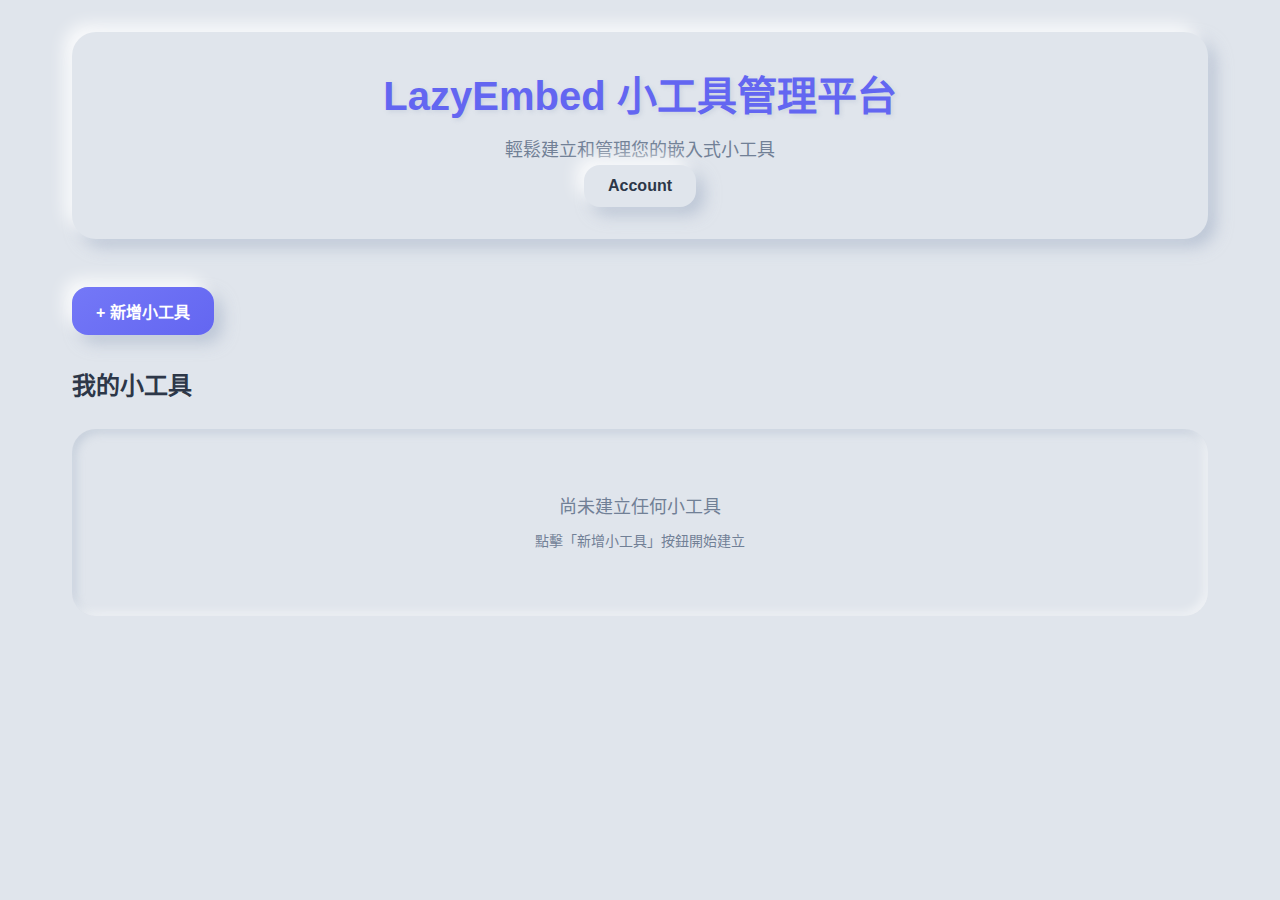
<file: index.html>
<!DOCTYPE html>
<html lang="zh-TW">
<head>
    <meta charset="UTF-8">
    <meta name="viewport" content="width=device-width, initial-scale=1.0">
    <title>LazyEmbed - 小工具管理平台</title>
    <link rel="stylesheet" href="css/style.css">
</head>
<body>
    <div class="container">
        <header>
            <h1>LazyEmbed 小工具管理平台</h1>
            <p class="subtitle">輕鬆建立和管理您的嵌入式小工具</p>
            <button id="accountBtn" class="btn btn-account">Account</button>
        </header>

        <main>
            <section class="actions">
                <button id="addWidgetBtn" class="btn btn-primary">+ 新增小工具</button>
            </section>

            <section class="widgets-list">
                <h2>我的小工具</h2>
                <div id="widgetGrid" class="widget-grid">
                    <!-- 小工具卡片會動態載入 -->
                </div>
                <div id="emptyState" class="empty-state">
                    <p>尚未建立任何小工具</p>
                    <p class="hint">點擊「新增小工具」按鈕開始建立</p>
                </div>
            </section>
        </main>
    </div>

    <!-- 新增/編輯小工具模態框 -->
    <div id="widgetModal" class="modal">
        <div class="modal-content">
            <div class="modal-header">
                <h2 id="modalTitle">新增小工具</h2>
                <button class="close-btn" id="closeModal">&times;</button>
            </div>
            <div class="modal-body">
                <form id="widgetForm">
                    <div class="form-group">
                        <label for="widgetName">小工具名稱 *</label>
                        <input type="text" id="widgetName" required placeholder="例：天氣查詢">
                    </div>

                    <div class="form-group">
                        <label for="widgetType">小工具類型 *</label>
                        <select id="widgetType" required>
                            <option value="">請選擇類型</option>
                            <option value="iframe">iFrame 嵌入</option>
                            <option value="script">JavaScript 腳本</option>
                            <option value="html">HTML 片段</option>
                            <option value="custom">自訂小工具</option>
                        </select>
                    </div>

                    <div class="form-group">
                        <label for="widgetDescription">描述</label>
                        <textarea id="widgetDescription" rows="3" placeholder="簡單描述這個小工具的功能..."></textarea>
                    </div>

                    <div class="form-group">
                        <label for="widgetCode">嵌入代碼 *</label>
                        <textarea id="widgetCode" rows="6" required placeholder="輸入嵌入代碼或 URL..."></textarea>
                    </div>

                    <div class="form-group">
                        <label for="widgetWidth">寬度</label>
                        <input type="text" id="widgetWidth" placeholder="例：100% 或 500px">
                    </div>

                    <div class="form-group">
                        <label for="widgetHeight">高度</label>
                        <input type="text" id="widgetHeight" placeholder="例：400px">
                    </div>

                    <div class="form-actions">
                        <button type="button" class="btn btn-secondary" id="cancelBtn">取消</button>
                        <button type="submit" class="btn btn-primary">儲存</button>
                    </div>
                </form>
            </div>
        </div>
    </div>

    <!-- 嵌入代碼模態框 -->
    <div id="embedModal" class="modal">
        <div class="modal-content">
            <div class="modal-header">
                <h2>嵌入代碼</h2>
                <button class="close-btn" id="closeEmbedModal">&times;</button>
            </div>
            <div class="modal-body">
                <p class="info-text">複製以下代碼並貼到您的網站中：</p>
                <div class="code-block">
                    <pre id="embedCode"></pre>
                    <button class="btn btn-copy" id="copyEmbedBtn">複製代碼</button>
                </div>
            </div>
        </div>
    </div>

    <!-- Transaction 表單模態框 -->
    <div id="transactionModal" class="modal">
        <div class="modal-content">
            <div class="modal-header">
                <h2>新增交易</h2>
                <button class="close-btn" id="closeTransactionModal">&times;</button>
            </div>
            <div class="modal-body">
                <form id="transactionForm">
                    <div class="form-group">
                        <label for="transactionNature">交易類型 *</label>
                        <select id="transactionNature" required>
                            <option value="expense">Expense (支出)</option>
                            <option value="income">Income (收入)</option>
                        </select>
                    </div>

                    <div class="form-group">
                        <label for="transactionAmount">金額 *</label>
                        <input type="number" id="transactionAmount" required placeholder="請輸入金額" step="0.01" min="0">
                    </div>

                    <div class="form-group">
                        <label for="transactionAccountId">Account ID *</label>
                        <input type="text" id="transactionAccountId" required placeholder="請輸入 Account ID">
                    </div>

                    <div class="form-group">
                        <label for="transactionCurrency">幣別 *</label>
                        <select id="transactionCurrency" required>
                            <option value="TWD">TWD (台幣)</option>
                            <option value="USD">USD (美元)</option>
                            <option value="EUR">EUR (歐元)</option>
                            <option value="JPY">JPY (日圓)</option>
                            <option value="CNY">CNY (人民幣)</option>
                        </select>
                    </div>

                    <!-- More 選項按鈕 -->
                    <div class="form-group">
                        <button type="button" id="showMoreBtn" class="btn btn-secondary">More</button>
                    </div>

                    <!-- 更多選項區域（預設隱藏） -->
                    <div id="moreOptions" style="display: none;">
                        <div class="form-group">
                            <label for="transactionDate">日期 (yyyy-MM-dd)</label>
                            <input type="date" id="transactionDate">
                        </div>

                        <div class="form-group">
                            <label for="transactionName">名稱</label>
                            <input type="text" id="transactionName" placeholder="預設: SureApp">
                        </div>

                        <div class="form-group">
                            <label for="transactionNotes">備註</label>
                            <textarea id="transactionNotes" rows="3" placeholder="輸入備註..."></textarea>
                        </div>
                    </div>

                    <div class="form-actions">
                        <button type="button" class="btn btn-secondary" id="cancelTransactionBtn">取消</button>
                        <button type="submit" class="btn btn-primary">送出</button>
                    </div>
                </form>
                <div id="transactionResult" style="display: none; margin-top: 20px;">
                    <div id="transactionResultMessage"></div>
                </div>
            </div>
        </div>
    </div>

    <script src="js/app.js"></script>
</body>
</html>
</file>
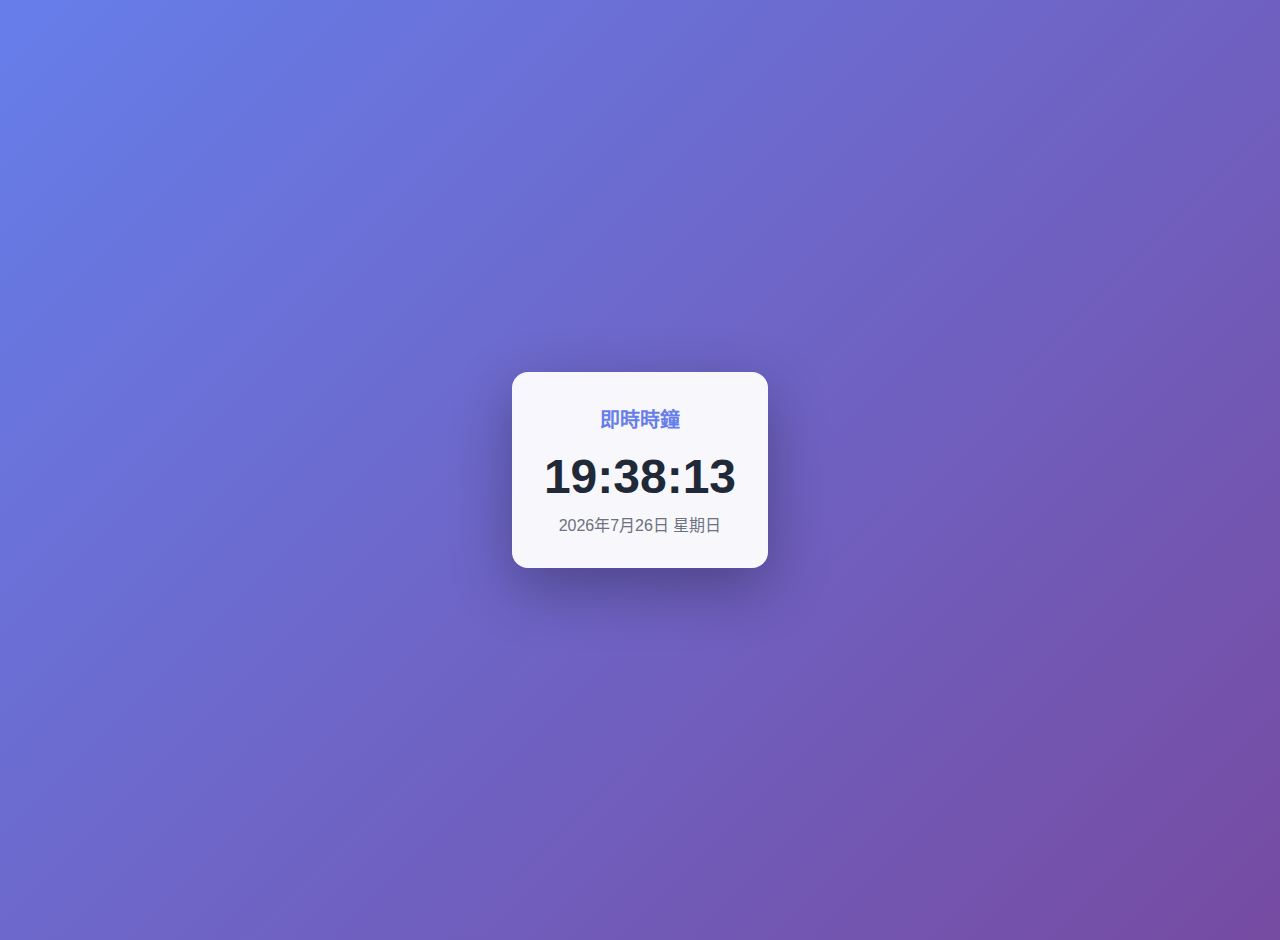
<file: widgets/example-clock.html>
<!DOCTYPE html>
<html lang="zh-TW">
<head>
    <meta charset="UTF-8">
    <meta name="viewport" content="width=device-width, initial-scale=1.0">
    <title>時鐘小工具範例</title>
    <style>
        body {
            margin: 0;
            padding: 20px;
            font-family: -apple-system, BlinkMacSystemFont, 'Segoe UI', Roboto, sans-serif;
            background: linear-gradient(135deg, #667eea 0%, #764ba2 100%);
            display: flex;
            justify-content: center;
            align-items: center;
            min-height: 100vh;
        }

        .clock-widget {
            background: rgba(255, 255, 255, 0.95);
            padding: 2rem;
            border-radius: 1rem;
            box-shadow: 0 20px 60px rgba(0, 0, 0, 0.3);
            text-align: center;
        }

        .clock-title {
            font-size: 1.25rem;
            color: #667eea;
            margin-bottom: 1rem;
            font-weight: 600;
        }

        .clock-display {
            font-size: 3rem;
            font-weight: 700;
            color: #1f2937;
            font-variant-numeric: tabular-nums;
            margin-bottom: 0.5rem;
        }

        .clock-date {
            font-size: 1rem;
            color: #6b7280;
        }
    </style>
</head>
<body>
    <div class="clock-widget">
        <div class="clock-title">即時時鐘</div>
        <div class="clock-display" id="time">00:00:00</div>
        <div class="clock-date" id="date"></div>
    </div>

    <script>
        function updateClock() {
            const now = new Date();

            // 更新時間
            const hours = String(now.getHours()).padStart(2, '0');
            const minutes = String(now.getMinutes()).padStart(2, '0');
            const seconds = String(now.getSeconds()).padStart(2, '0');
            document.getElementById('time').textContent = `${hours}:${minutes}:${seconds}`;

            // 更新日期
            const options = { year: 'numeric', month: 'long', day: 'numeric', weekday: 'long' };
            document.getElementById('date').textContent = now.toLocaleDateString('zh-TW', options);
        }

        // 立即更新一次
        updateClock();

        // 每秒更新
        setInterval(updateClock, 1000);
    </script>
</body>
</html>
</file>
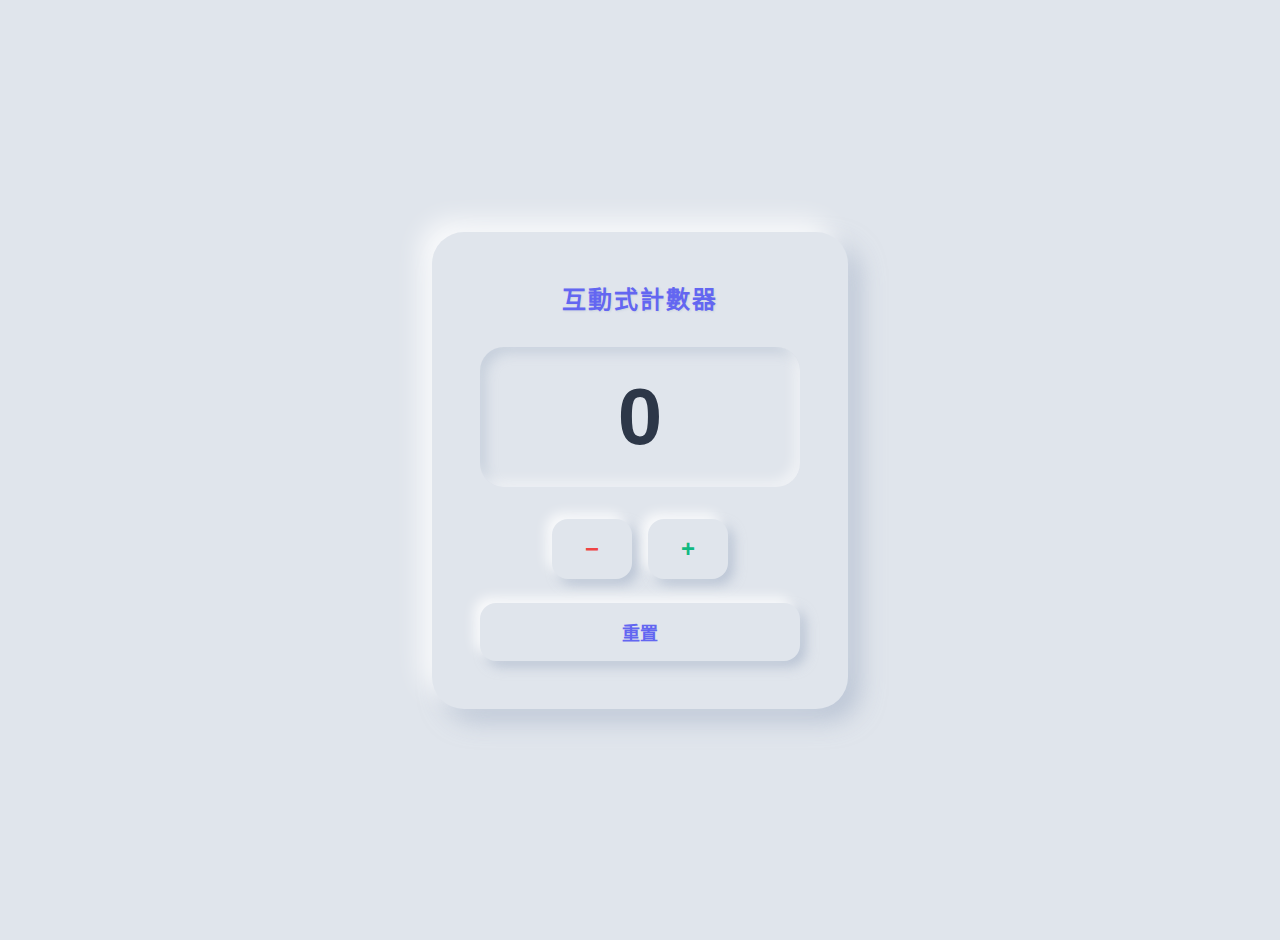
<file: widgets/example-counter.html>
<!DOCTYPE html>
<html lang="zh-TW">
<head>
    <meta charset="UTF-8">
    <meta name="viewport" content="width=device-width, initial-scale=1.0">
    <title>計數器小工具範例</title>
    <style>
        body {
            margin: 0;
            padding: 20px;
            font-family: -apple-system, BlinkMacSystemFont, 'Segoe UI', Roboto, sans-serif;
            background: #e0e5ec;
            display: flex;
            justify-content: center;
            align-items: center;
            min-height: 100vh;
        }

        .counter-widget {
            background: #e0e5ec;
            padding: 3rem;
            border-radius: 2rem;
            box-shadow: -12px -12px 24px rgba(255, 255, 255, 0.8),
                        12px 12px 24px rgba(163, 177, 198, 0.6);
            text-align: center;
            min-width: 320px;
        }

        .counter-title {
            font-size: 1.5rem;
            color: #6366f1;
            margin-bottom: 2rem;
            font-weight: 700;
            text-transform: uppercase;
            letter-spacing: 2px;
            text-shadow: 1px 1px 2px rgba(163, 177, 198, 0.3);
        }

        .counter-display {
            font-size: 5rem;
            font-weight: 700;
            color: #2d3748;
            margin-bottom: 2rem;
            font-variant-numeric: tabular-nums;
            padding: 1.5rem;
            background: #e0e5ec;
            border-radius: 1.5rem;
            box-shadow: inset -6px -6px 12px rgba(255, 255, 255, 0.5),
                        inset 6px 6px 12px rgba(163, 177, 198, 0.4);
        }

        .counter-buttons {
            display: flex;
            gap: 1rem;
            justify-content: center;
            margin-bottom: 1.5rem;
        }

        .counter-btn {
            padding: 1rem 2rem;
            font-size: 1.5rem;
            font-weight: 700;
            border: none;
            border-radius: 1rem;
            cursor: pointer;
            transition: all 0.3s ease;
            background: #e0e5ec;
            color: #2d3748;
            box-shadow: -6px -6px 12px rgba(255, 255, 255, 0.8),
                        6px 6px 12px rgba(163, 177, 198, 0.6);
        }

        .counter-btn:hover {
            box-shadow: -8px -8px 16px rgba(255, 255, 255, 0.8),
                        8px 8px 16px rgba(163, 177, 198, 0.6);
            transform: translateY(-2px);
        }

        .counter-btn:active {
            box-shadow: inset -4px -4px 8px rgba(255, 255, 255, 0.5),
                        inset 4px 4px 8px rgba(163, 177, 198, 0.4);
            transform: translateY(0);
        }

        .btn-increment {
            color: #10b981;
            min-width: 80px;
        }

        .btn-decrement {
            color: #ef4444;
            min-width: 80px;
        }

        .btn-reset {
            width: 100%;
            color: #6366f1;
            font-size: 1.125rem;
        }
    </style>
</head>
<body>
    <div class="counter-widget">
        <div class="counter-title">互動式計數器</div>
        <div class="counter-display" id="counter">0</div>
        <div class="counter-buttons">
            <button class="counter-btn btn-decrement" onclick="decrement()">−</button>
            <button class="counter-btn btn-increment" onclick="increment()">+</button>
        </div>
        <button class="counter-btn btn-reset" onclick="reset()">重置</button>
    </div>

    <script>
        let count = 0;

        function updateDisplay() {
            document.getElementById('counter').textContent = count;
        }

        function increment() {
            count++;
            updateDisplay();
        }

        function decrement() {
            count--;
            updateDisplay();
        }

        function reset() {
            count = 0;
            updateDisplay();
        }
    </script>
</body>
</html>
</file>
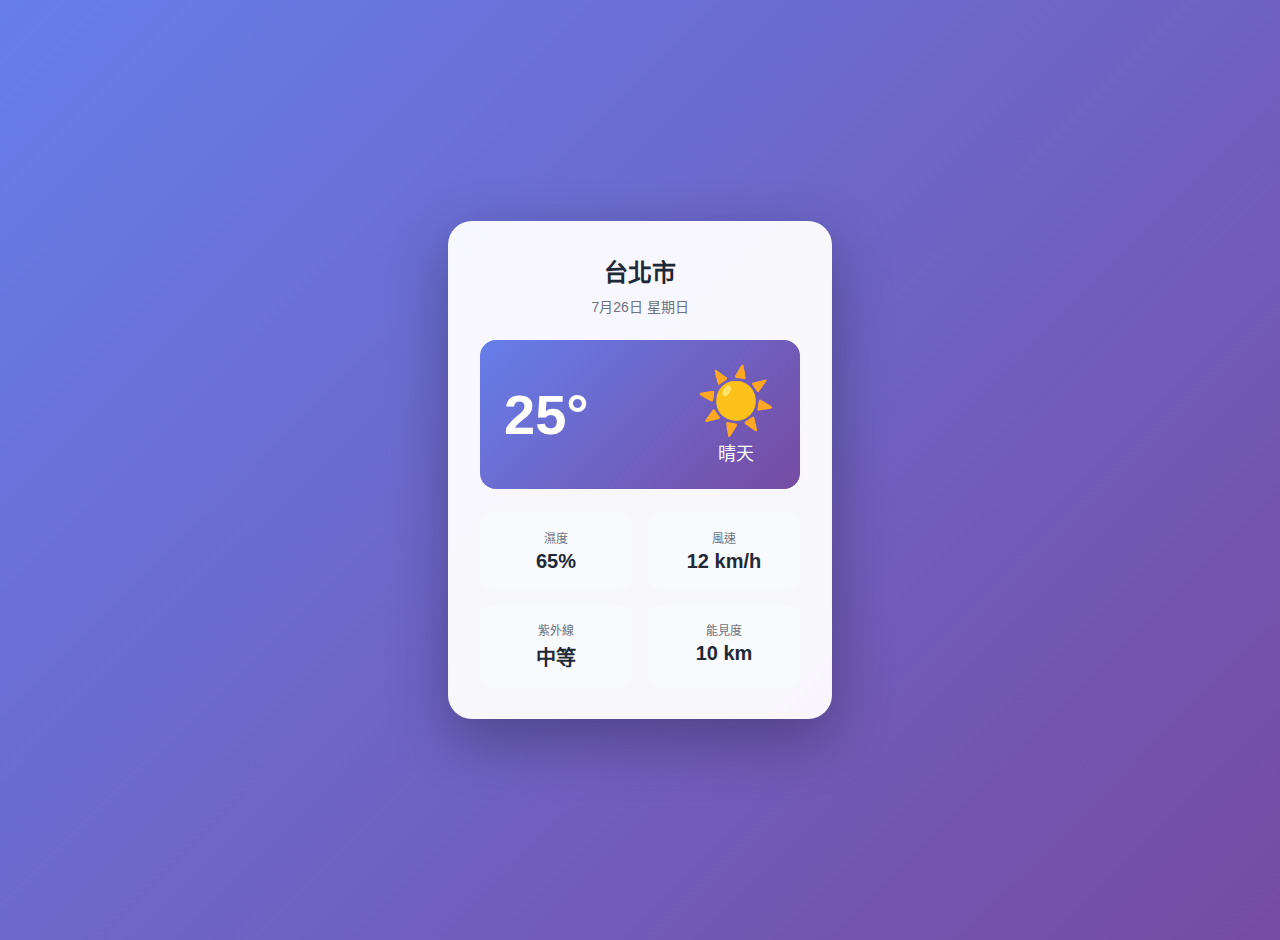
<file: widgets/example-weather.html>
<!DOCTYPE html>
<html lang="zh-TW">
<head>
    <meta charset="UTF-8">
    <meta name="viewport" content="width=device-width, initial-scale=1.0">
    <title>天氣小工具範例</title>
    <style>
        body {
            margin: 0;
            padding: 20px;
            font-family: -apple-system, BlinkMacSystemFont, 'Segoe UI', Roboto, sans-serif;
            background: linear-gradient(135deg, #667eea 0%, #764ba2 100%);
            display: flex;
            justify-content: center;
            align-items: center;
            min-height: 100vh;
        }

        .weather-widget {
            background: rgba(255, 255, 255, 0.95);
            padding: 2rem;
            border-radius: 1.5rem;
            box-shadow: 0 20px 60px rgba(0, 0, 0, 0.3);
            min-width: 320px;
        }

        .weather-header {
            text-align: center;
            margin-bottom: 1.5rem;
        }

        .city-name {
            font-size: 1.5rem;
            font-weight: 700;
            color: #1f2937;
            margin-bottom: 0.5rem;
        }

        .date {
            color: #6b7280;
            font-size: 0.875rem;
        }

        .weather-main {
            display: flex;
            align-items: center;
            justify-content: space-between;
            margin-bottom: 1.5rem;
            padding: 1.5rem;
            background: linear-gradient(135deg, #667eea 0%, #764ba2 100%);
            border-radius: 1rem;
            color: white;
        }

        .temperature {
            font-size: 3.5rem;
            font-weight: 700;
        }

        .weather-icon {
            font-size: 4rem;
        }

        .weather-details {
            display: grid;
            grid-template-columns: 1fr 1fr;
            gap: 1rem;
        }

        .detail-item {
            padding: 1rem;
            background: #f9fafb;
            border-radius: 0.75rem;
            text-align: center;
        }

        .detail-label {
            font-size: 0.75rem;
            color: #6b7280;
            margin-bottom: 0.25rem;
            text-transform: uppercase;
        }

        .detail-value {
            font-size: 1.25rem;
            font-weight: 600;
            color: #1f2937;
        }

        .weather-description {
            text-align: center;
            font-size: 1.125rem;
            color: white;
            font-weight: 500;
        }
    </style>
</head>
<body>
    <div class="weather-widget">
        <div class="weather-header">
            <div class="city-name">台北市</div>
            <div class="date" id="date"></div>
        </div>

        <div class="weather-main">
            <div class="temperature">25°</div>
            <div>
                <div class="weather-icon">☀️</div>
                <div class="weather-description">晴天</div>
            </div>
        </div>

        <div class="weather-details">
            <div class="detail-item">
                <div class="detail-label">濕度</div>
                <div class="detail-value">65%</div>
            </div>
            <div class="detail-item">
                <div class="detail-label">風速</div>
                <div class="detail-value">12 km/h</div>
            </div>
            <div class="detail-item">
                <div class="detail-label">紫外線</div>
                <div class="detail-value">中等</div>
            </div>
            <div class="detail-item">
                <div class="detail-label">能見度</div>
                <div class="detail-value">10 km</div>
            </div>
        </div>
    </div>

    <script>
        // 更新日期
        function updateDate() {
            const now = new Date();
            const options = { month: 'long', day: 'numeric', weekday: 'long' };
            document.getElementById('date').textContent = now.toLocaleDateString('zh-TW', options);
        }

        updateDate();
    </script>
</body>
</html>
</file>
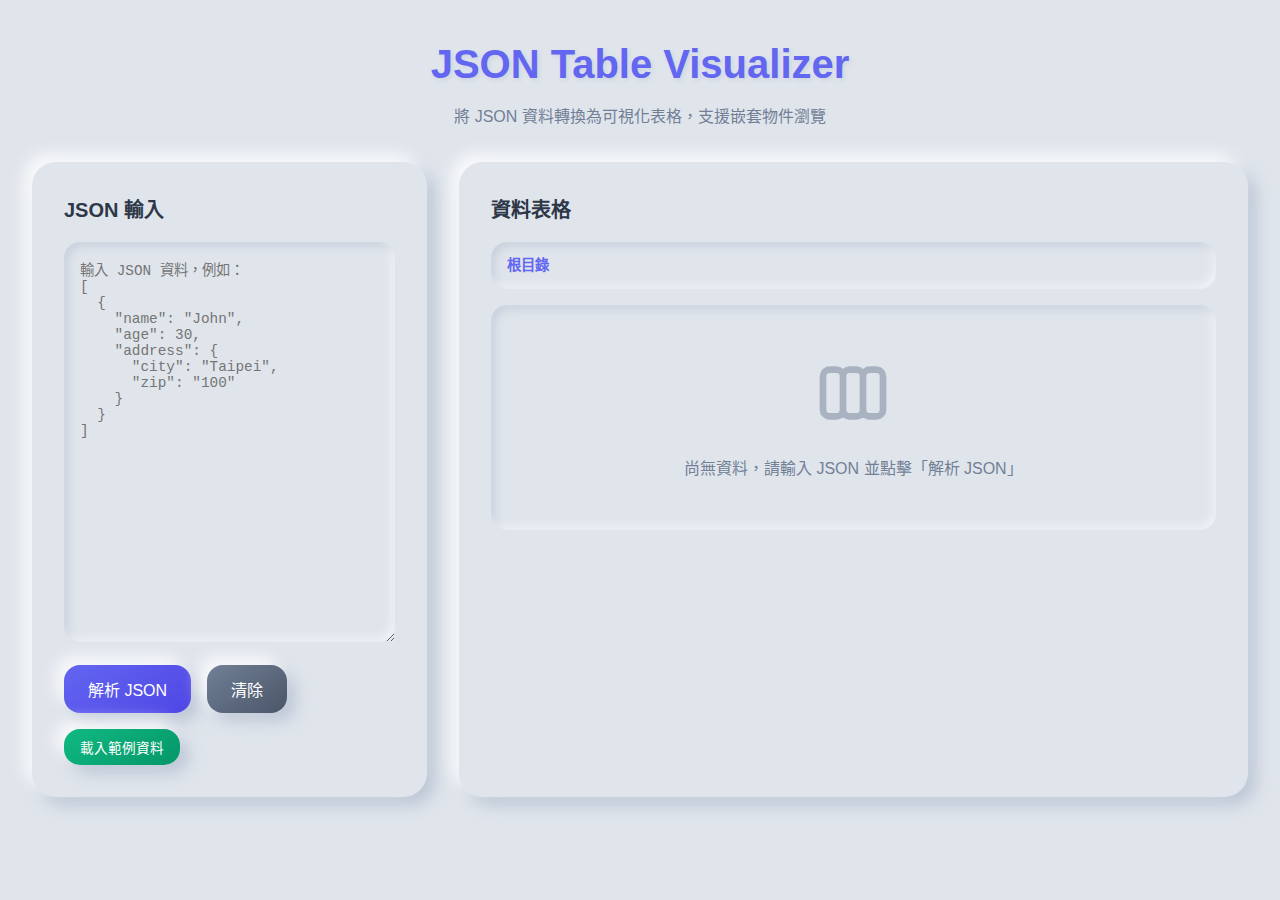
<file: widgets/json-table-visualizer.html>
<!DOCTYPE html>
<html lang="zh-TW">
<head>
    <meta charset="UTF-8">
    <meta name="viewport" content="width=device-width, initial-scale=1.0">
    <title>JSON Table Visualizer</title>
    <style>
        * {
            margin: 0;
            padding: 0;
            box-sizing: border-box;
        }

        :root {
            --primary-color: #6366f1;
            --success-color: #10b981;
            --danger-color: #ef4444;
            --warning-color: #f59e0b;
            --background: #e0e5ec;
            --surface: #e0e5ec;
            --text-primary: #2d3748;
            --text-secondary: #718096;
            --border-color: #cbd5e0;

            /* Neumorphic Shadows */
            --shadow-light: -8px -8px 16px rgba(255, 255, 255, 0.8);
            --shadow-dark: 8px 8px 16px rgba(163, 177, 198, 0.6);
            --shadow-inset-light: inset -4px -4px 8px rgba(255, 255, 255, 0.5);
            --shadow-inset-dark: inset 4px 4px 8px rgba(163, 177, 198, 0.4);
            --shadow-lg: -12px -12px 24px rgba(255, 255, 255, 0.8),
                         12px 12px 24px rgba(163, 177, 198, 0.6);
        }

        body {
            font-family: -apple-system, BlinkMacSystemFont, 'Segoe UI', Roboto, Oxygen, Ubuntu, Cantarell, sans-serif;
            background: var(--background);
            color: var(--text-primary);
            line-height: 1.6;
            min-height: 100vh;
            padding: 2rem;
        }

        .container {
            max-width: 1400px;
            margin: 0 auto;
        }

        /* Header */
        .header {
            text-align: center;
            margin-bottom: 2rem;
        }

        .header h1 {
            font-size: 2.5rem;
            color: var(--primary-color);
            margin-bottom: 0.5rem;
            text-shadow: 2px 2px 4px rgba(163, 177, 198, 0.3);
        }

        .header p {
            color: var(--text-secondary);
            font-size: 1rem;
        }

        /* Main Layout */
        .main-layout {
            display: grid;
            grid-template-columns: 1fr 2fr;
            gap: 2rem;
            margin-bottom: 2rem;
        }

        /* Input Section */
        .input-section {
            background: var(--surface);
            padding: 2rem;
            border-radius: 1.5rem;
            box-shadow: var(--shadow-light), var(--shadow-dark);
        }

        .section-title {
            font-size: 1.25rem;
            color: var(--text-primary);
            margin-bottom: 1rem;
            font-weight: 600;
        }

        .json-input {
            width: 100%;
            min-height: 400px;
            padding: 1rem;
            border: none;
            border-radius: 1rem;
            background: var(--surface);
            box-shadow: var(--shadow-inset-light), var(--shadow-inset-dark);
            color: var(--text-primary);
            font-family: 'Courier New', monospace;
            font-size: 0.9rem;
            resize: vertical;
            transition: all 0.3s ease;
        }

        .json-input:focus {
            outline: none;
            box-shadow: var(--shadow-inset-light), var(--shadow-inset-dark),
                        0 0 0 3px rgba(99, 102, 241, 0.1);
        }

        /* Buttons */
        .button-group {
            display: flex;
            gap: 1rem;
            margin-top: 1rem;
        }

        .btn {
            padding: 0.75rem 1.5rem;
            border: none;
            border-radius: 1rem;
            font-size: 1rem;
            font-weight: 500;
            cursor: pointer;
            transition: all 0.3s ease;
            box-shadow: var(--shadow-light), var(--shadow-dark);
            background: var(--surface);
            color: var(--text-primary);
        }

        .btn:hover {
            transform: translateY(-2px);
            box-shadow: var(--shadow-lg);
        }

        .btn:active {
            transform: translateY(0);
            box-shadow: var(--shadow-inset-light), var(--shadow-inset-dark);
        }

        .btn-primary {
            background: linear-gradient(145deg, #6366f1, #4f46e5);
            color: white;
        }

        .btn-success {
            background: linear-gradient(145deg, #10b981, #059669);
            color: white;
        }

        .btn-secondary {
            background: linear-gradient(145deg, #718096, #4a5568);
            color: white;
        }

        /* Table Section */
        .table-section {
            background: var(--surface);
            padding: 2rem;
            border-radius: 1.5rem;
            box-shadow: var(--shadow-light), var(--shadow-dark);
        }

        /* Breadcrumb Navigation */
        .breadcrumb {
            display: flex;
            align-items: center;
            gap: 0.5rem;
            margin-bottom: 1rem;
            padding: 0.75rem 1rem;
            background: var(--surface);
            border-radius: 1rem;
            box-shadow: var(--shadow-inset-light), var(--shadow-inset-dark);
            flex-wrap: wrap;
        }

        .breadcrumb-item {
            color: var(--text-secondary);
            font-size: 0.9rem;
            cursor: pointer;
            transition: color 0.3s ease;
        }

        .breadcrumb-item:hover {
            color: var(--primary-color);
        }

        .breadcrumb-item.active {
            color: var(--primary-color);
            font-weight: 600;
        }

        .breadcrumb-separator {
            color: var(--text-secondary);
        }

        /* Table Container */
        .table-container {
            overflow-x: auto;
            border-radius: 1rem;
            box-shadow: var(--shadow-inset-light), var(--shadow-inset-dark);
        }

        table {
            width: 100%;
            border-collapse: collapse;
            background: var(--surface);
        }

        thead {
            background: linear-gradient(145deg, #6366f1, #4f46e5);
            color: white;
        }

        th {
            padding: 1rem;
            text-align: left;
            font-weight: 600;
            font-size: 0.95rem;
            position: sticky;
            top: 0;
            z-index: 10;
        }

        th:first-child {
            border-top-left-radius: 1rem;
        }

        th:last-child {
            border-top-right-radius: 1rem;
        }

        tbody tr {
            border-bottom: 1px solid rgba(163, 177, 198, 0.2);
            transition: all 0.3s ease;
        }

        tbody tr:hover {
            background: rgba(99, 102, 241, 0.05);
        }

        td {
            padding: 0.875rem 1rem;
            font-size: 0.9rem;
            color: var(--text-primary);
        }

        /* Object Cell - Special styling for nested objects */
        .object-cell {
            cursor: pointer;
            position: relative;
            padding: 0.5rem 1rem;
            background: linear-gradient(145deg, #f59e0b, #d97706);
            color: white;
            border-radius: 0.5rem;
            display: inline-block;
            min-width: 120px;
            text-align: center;
            box-shadow: -4px -4px 8px rgba(255, 255, 255, 0.5),
                        4px 4px 8px rgba(163, 177, 198, 0.4);
            transition: all 0.3s ease;
        }

        .object-cell:hover {
            transform: translateY(-2px);
            box-shadow: -6px -6px 12px rgba(255, 255, 255, 0.6),
                        6px 6px 12px rgba(163, 177, 198, 0.5);
        }

        .object-cell:active {
            transform: translateY(0);
            box-shadow: inset -2px -2px 4px rgba(255, 255, 255, 0.5),
                        inset 2px 2px 4px rgba(163, 177, 198, 0.4);
        }

        .object-cell::after {
            content: ' 🔍';
            margin-left: 0.5rem;
        }

        .array-cell {
            background: linear-gradient(145deg, #8b5cf6, #7c3aed);
        }

        /* Empty State */
        .empty-state {
            text-align: center;
            padding: 3rem;
            color: var(--text-secondary);
        }

        .empty-state svg {
            width: 80px;
            height: 80px;
            margin-bottom: 1rem;
            opacity: 0.5;
        }

        /* Error Message */
        .error-message {
            background: linear-gradient(145deg, #fee2e2, #fecaca);
            color: #991b1b;
            padding: 1rem;
            border-radius: 1rem;
            margin-top: 1rem;
            box-shadow: var(--shadow-light), var(--shadow-dark);
            display: none;
        }

        .error-message.show {
            display: block;
        }

        /* Sample Data */
        .sample-data {
            margin-top: 1rem;
        }

        .sample-btn {
            font-size: 0.85rem;
            padding: 0.5rem 1rem;
        }

        /* Responsive Design */
        @media (max-width: 1024px) {
            .main-layout {
                grid-template-columns: 1fr;
            }

            .header h1 {
                font-size: 2rem;
            }
        }

        @media (max-width: 768px) {
            body {
                padding: 1rem;
            }

            .input-section,
            .table-section {
                padding: 1.5rem;
            }

            .header h1 {
                font-size: 1.75rem;
            }

            .button-group {
                flex-direction: column;
            }

            .btn {
                width: 100%;
            }
        }

        @media (max-width: 480px) {
            .header h1 {
                font-size: 1.5rem;
            }

            th, td {
                padding: 0.5rem;
                font-size: 0.85rem;
            }
        }

        /* Loading Indicator */
        .loading {
            display: inline-block;
            width: 20px;
            height: 20px;
            border: 3px solid rgba(255, 255, 255, 0.3);
            border-radius: 50%;
            border-top-color: white;
            animation: spin 1s ease-in-out infinite;
        }

        @keyframes spin {
            to { transform: rotate(360deg); }
        }

        /* Cell Type Indicators */
        .cell-type {
            display: inline-block;
            padding: 0.25rem 0.5rem;
            border-radius: 0.5rem;
            font-size: 0.75rem;
            font-weight: 600;
            margin-left: 0.5rem;
            opacity: 0.7;
        }

        .type-string { background: #dbeafe; color: #1e40af; }
        .type-number { background: #d1fae5; color: #065f46; }
        .type-boolean { background: #fce7f3; color: #9f1239; }
        .type-null { background: #f3f4f6; color: #374151; }
    </style>
</head>
<body>
    <div class="container">
        <!-- Header -->
        <div class="header">
            <h1>JSON Table Visualizer</h1>
            <p>將 JSON 資料轉換為可視化表格，支援嵌套物件瀏覽</p>
        </div>

        <!-- Main Content -->
        <div class="main-layout">
            <!-- Input Section -->
            <div class="input-section">
                <h2 class="section-title">JSON 輸入</h2>
                <textarea
                    id="jsonInput"
                    class="json-input"
                    placeholder='輸入 JSON 資料，例如：
[
  {
    "name": "John",
    "age": 30,
    "address": {
      "city": "Taipei",
      "zip": "100"
    }
  }
]'></textarea>
                <div class="error-message" id="errorMessage"></div>
                <div class="button-group">
                    <button class="btn btn-primary" onclick="parseJSON()">
                        解析 JSON
                    </button>
                    <button class="btn btn-secondary" onclick="clearData()">
                        清除
                    </button>
                </div>
                <div class="sample-data">
                    <button class="btn btn-success sample-btn" onclick="loadSampleData()">
                        載入範例資料
                    </button>
                </div>
            </div>

            <!-- Table Section -->
            <div class="table-section">
                <h2 class="section-title">資料表格</h2>

                <!-- Breadcrumb Navigation -->
                <div class="breadcrumb" id="breadcrumb">
                    <span class="breadcrumb-item active" onclick="navigateToRoot()">根目錄</span>
                </div>

                <!-- Table Container -->
                <div class="table-container">
                    <div class="empty-state" id="emptyState">
                        <svg xmlns="http://www.w3.org/2000/svg" fill="none" viewBox="0 0 24 24" stroke="currentColor">
                            <path stroke-linecap="round" stroke-linejoin="round" stroke-width="2" d="M9 17V7m0 10a2 2 0 01-2 2H5a2 2 0 01-2-2V7a2 2 0 012-2h2a2 2 0 012 2m0 10a2 2 0 002 2h2a2 2 0 002-2M9 7a2 2 0 012-2h2a2 2 0 012 2m0 10V7m0 10a2 2 0 002 2h2a2 2 0 002-2V7a2 2 0 00-2-2h-2a2 2 0 00-2 2" />
                        </svg>
                        <p>尚無資料，請輸入 JSON 並點擊「解析 JSON」</p>
                    </div>
                    <div id="tableContent"></div>
                </div>
            </div>
        </div>
    </div>

    <script>
        // Global state
        let currentData = null;
        let navigationStack = [];
        let selectedCell = null;

        // Parse JSON input
        function parseJSON() {
            const input = document.getElementById('jsonInput').value.trim();
            const errorMessage = document.getElementById('errorMessage');

            if (!input) {
                showError('請輸入 JSON 資料');
                return;
            }

            try {
                const data = JSON.parse(input);
                currentData = data;
                navigationStack = [{ data: data, label: '根目錄' }];
                errorMessage.classList.remove('show');
                renderTable(data);
                hideEmptyState();
            } catch (error) {
                showError('JSON 格式錯誤: ' + error.message);
            }
        }

        // Render table from data
        function renderTable(data) {
            const tableContent = document.getElementById('tableContent');

            // Handle different data types
            if (Array.isArray(data)) {
                if (data.length === 0) {
                    showEmptyState();
                    return;
                }
                tableContent.innerHTML = createTableFromArray(data);
            } else if (typeof data === 'object' && data !== null) {
                tableContent.innerHTML = createTableFromObject(data);
            } else {
                showError('資料必須是陣列或物件');
                return;
            }

            // Add keyboard event listener
            addKeyboardListener();
        }

        // Create table from array
        function createTableFromArray(arr) {
            // Get all unique keys from array objects
            const keys = new Set();
            arr.forEach(item => {
                if (typeof item === 'object' && item !== null) {
                    Object.keys(item).forEach(key => keys.add(key));
                }
            });

            if (keys.size === 0) {
                return '<p class="empty-state">無法從陣列建立表格</p>';
            }

            const keysArray = Array.from(keys);

            let html = '<table><thead><tr>';
            keysArray.forEach(key => {
                html += `<th>${escapeHtml(key)}</th>`;
            });
            html += '</tr></thead><tbody>';

            arr.forEach((item, rowIndex) => {
                html += '<tr>';
                keysArray.forEach(key => {
                    const value = item[key];
                    html += `<td>${formatCellValue(value, key, rowIndex)}</td>`;
                });
                html += '</tr>';
            });

            html += '</tbody></table>';
            return html;
        }

        // Create table from object
        function createTableFromObject(obj) {
            let html = '<table><thead><tr><th>鍵</th><th>值</th></tr></thead><tbody>';

            Object.entries(obj).forEach(([key, value], index) => {
                html += '<tr>';
                html += `<td><strong>${escapeHtml(key)}</strong></td>`;
                html += `<td>${formatCellValue(value, key, index)}</td>`;
                html += '</tr>';
            });

            html += '</tbody></table>';
            return html;
        }

        // Format cell value based on type
        function formatCellValue(value, key, rowIndex) {
            if (value === null) {
                return '<span style="color: var(--text-secondary); font-style: italic;">null</span>';
            }

            if (value === undefined) {
                return '<span style="color: var(--text-secondary); font-style: italic;">undefined</span>';
            }

            const type = typeof value;

            if (type === 'object') {
                if (Array.isArray(value)) {
                    return `<span class="object-cell array-cell" onclick="navigateToObject(${rowIndex}, '${escapeHtml(key)}', true)" tabindex="0" data-row="${rowIndex}" data-key="${escapeHtml(key)}">陣列 [${value.length}]</span>`;
                } else {
                    const keyCount = Object.keys(value).length;
                    return `<span class="object-cell" onclick="navigateToObject(${rowIndex}, '${escapeHtml(key)}', false)" tabindex="0" data-row="${rowIndex}" data-key="${escapeHtml(key)}">物件 {${keyCount}}</span>`;
                }
            }

            if (type === 'boolean') {
                return `<span style="color: ${value ? 'var(--success-color)' : 'var(--danger-color)'}; font-weight: 600;">${value}</span>`;
            }

            if (type === 'number') {
                return `<span style="color: var(--success-color);">${value}</span>`;
            }

            return escapeHtml(String(value));
        }

        // Navigate to nested object
        function navigateToObject(rowIndex, key, isArray) {
            const currentLevel = navigationStack[navigationStack.length - 1];
            let data = currentLevel.data;

            // Get the nested object
            let nestedData;
            if (Array.isArray(data)) {
                nestedData = data[rowIndex][key];
            } else {
                nestedData = data[key];
            }

            if (!nestedData) return;

            // Add to navigation stack
            navigationStack.push({
                data: nestedData,
                label: key
            });

            // Update breadcrumb
            updateBreadcrumb();

            // Render new table
            renderTable(nestedData);
        }

        // Navigate to specific level in stack
        function navigateToLevel(level) {
            if (level < 0 || level >= navigationStack.length) return;

            // Remove items after this level
            navigationStack = navigationStack.slice(0, level + 1);

            // Update breadcrumb
            updateBreadcrumb();

            // Render table
            const currentLevel = navigationStack[navigationStack.length - 1];
            renderTable(currentLevel.data);
        }

        // Navigate to root
        function navigateToRoot() {
            navigateToLevel(0);
        }

        // Update breadcrumb navigation
        function updateBreadcrumb() {
            const breadcrumb = document.getElementById('breadcrumb');
            let html = '';

            navigationStack.forEach((item, index) => {
                const isLast = index === navigationStack.length - 1;
                const className = isLast ? 'breadcrumb-item active' : 'breadcrumb-item';
                html += `<span class="${className}" onclick="navigateToLevel(${index})">${escapeHtml(item.label)}</span>`;

                if (!isLast) {
                    html += '<span class="breadcrumb-separator">→</span>';
                }
            });

            breadcrumb.innerHTML = html;
        }

        // Keyboard navigation
        function addKeyboardListener() {
            // Remove existing listener
            document.removeEventListener('keydown', handleKeyPress);
            // Add new listener
            document.addEventListener('keydown', handleKeyPress);
        }

        function handleKeyPress(e) {
            // Get all object cells
            const objectCells = document.querySelectorAll('.object-cell');
            if (objectCells.length === 0) return;

            // Handle Enter key on focused element
            if (e.key === 'Enter') {
                const focused = document.activeElement;
                if (focused && focused.classList.contains('object-cell')) {
                    focused.click();
                }
            }

            // Handle Backspace to go back
            if (e.key === 'Backspace' && navigationStack.length > 1) {
                e.preventDefault();
                navigateToLevel(navigationStack.length - 2);
            }

            // Handle arrow keys for navigation between cells
            if (['ArrowUp', 'ArrowDown', 'ArrowLeft', 'ArrowRight'].includes(e.key)) {
                const focused = document.activeElement;
                const index = Array.from(objectCells).indexOf(focused);

                if (index !== -1) {
                    e.preventDefault();
                    let newIndex = index;

                    if (e.key === 'ArrowDown' || e.key === 'ArrowRight') {
                        newIndex = (index + 1) % objectCells.length;
                    } else if (e.key === 'ArrowUp' || e.key === 'ArrowLeft') {
                        newIndex = (index - 1 + objectCells.length) % objectCells.length;
                    }

                    objectCells[newIndex].focus();
                }
            }
        }

        // Show/hide empty state
        function showEmptyState() {
            document.getElementById('emptyState').style.display = 'block';
            document.getElementById('tableContent').innerHTML = '';
        }

        function hideEmptyState() {
            document.getElementById('emptyState').style.display = 'none';
        }

        // Show error message
        function showError(message) {
            const errorMessage = document.getElementById('errorMessage');
            errorMessage.textContent = message;
            errorMessage.classList.add('show');
            showEmptyState();
        }

        // Clear data
        function clearData() {
            document.getElementById('jsonInput').value = '';
            document.getElementById('errorMessage').classList.remove('show');
            currentData = null;
            navigationStack = [];
            showEmptyState();
            document.getElementById('breadcrumb').innerHTML = '<span class="breadcrumb-item active">根目錄</span>';
        }

        // Load sample data
        function loadSampleData() {
            const sampleData = [
                {
                    "id": 1,
                    "name": "張三",
                    "age": 28,
                    "active": true,
                    "department": {
                        "name": "技術部",
                        "location": "台北",
                        "manager": {
                            "name": "李經理",
                            "email": "manager@example.com"
                        }
                    },
                    "skills": ["JavaScript", "Python", "React"],
                    "salary": 50000
                },
                {
                    "id": 2,
                    "name": "李四",
                    "age": 32,
                    "active": false,
                    "department": {
                        "name": "業務部",
                        "location": "台中",
                        "manager": {
                            "name": "王經理",
                            "email": "wmanager@example.com"
                        }
                    },
                    "skills": ["Sales", "Marketing"],
                    "salary": 45000
                },
                {
                    "id": 3,
                    "name": "王五",
                    "age": 25,
                    "active": true,
                    "department": {
                        "name": "設計部",
                        "location": "高雄",
                        "manager": {
                            "name": "陳經理",
                            "email": "cmanager@example.com"
                        }
                    },
                    "skills": ["Photoshop", "Illustrator", "Figma"],
                    "salary": 48000
                }
            ];

            document.getElementById('jsonInput').value = JSON.stringify(sampleData, null, 2);
        }

        // Escape HTML to prevent XSS
        function escapeHtml(text) {
            const map = {
                '&': '&amp;',
                '<': '&lt;',
                '>': '&gt;',
                '"': '&quot;',
                "'": '&#039;'
            };
            return String(text).replace(/[&<>"']/g, m => map[m]);
        }

        // Initialize
        window.addEventListener('DOMContentLoaded', () => {
            showEmptyState();
        });
    </script>
</body>
</html>
</file>
<file: css/style.css>
* {
    margin: 0;
    padding: 0;
    box-sizing: border-box;
}

:root {
    /* Neumorphic Color Palette */
    --primary-color: #6366f1;
    --primary-hover: #4f46e5;
    --secondary-color: #8b92a8;
    --success-color: #10b981;
    --danger-color: #ef4444;
    --background: #e0e5ec;
    --surface: #e0e5ec;
    --text-primary: #2d3748;
    --text-secondary: #718096;
    --border-color: #cbd5e0;

    /* Neumorphic Shadows */
    --shadow-light: -8px -8px 16px rgba(255, 255, 255, 0.8);
    --shadow-dark: 8px 8px 16px rgba(163, 177, 198, 0.6);
    --shadow-inset-light: inset -4px -4px 8px rgba(255, 255, 255, 0.5);
    --shadow-inset-dark: inset 4px 4px 8px rgba(163, 177, 198, 0.4);
    --shadow-sm: -4px -4px 8px rgba(255, 255, 255, 0.8), 4px 4px 8px rgba(163, 177, 198, 0.6);
    --shadow-md: -8px -8px 16px rgba(255, 255, 255, 0.8), 8px 8px 16px rgba(163, 177, 198, 0.6);
    --shadow-lg: -12px -12px 24px rgba(255, 255, 255, 0.8), 12px 12px 24px rgba(163, 177, 198, 0.6);
    --shadow-pressed: inset -4px -4px 8px rgba(255, 255, 255, 0.5), inset 4px 4px 8px rgba(163, 177, 198, 0.4);
}

body {
    font-family: -apple-system, BlinkMacSystemFont, 'Segoe UI', Roboto, 'Helvetica Neue', Arial, sans-serif;
    background-color: var(--background);
    color: var(--text-primary);
    line-height: 1.6;
}

.container {
    max-width: 1200px;
    margin: 0 auto;
    padding: 2rem;
}

header {
    text-align: center;
    margin-bottom: 3rem;
    padding: 2rem;
    background: var(--surface);
    border-radius: 1.5rem;
    box-shadow: var(--shadow-md);
}

header h1 {
    font-size: 2.5rem;
    font-weight: 700;
    color: var(--primary-color);
    margin-bottom: 0.5rem;
    text-shadow: 2px 2px 4px rgba(163, 177, 198, 0.3);
}

.subtitle {
    font-size: 1.125rem;
    color: var(--text-secondary);
}

.actions {
    margin-bottom: 2rem;
}

.btn {
    padding: 0.75rem 1.5rem;
    border: none;
    border-radius: 1rem;
    font-size: 1rem;
    font-weight: 600;
    cursor: pointer;
    transition: all 0.3s ease;
    display: inline-flex;
    align-items: center;
    gap: 0.5rem;
    background: var(--surface);
    color: var(--text-primary);
    box-shadow: var(--shadow-md);
}

.btn:hover {
    box-shadow: var(--shadow-lg);
    transform: translateY(-2px);
}

.btn:active {
    box-shadow: var(--shadow-pressed);
    transform: translateY(0);
}

.btn-primary {
    background: linear-gradient(145deg, #7478f7, #6366f1);
    color: white;
    box-shadow: var(--shadow-md);
}

.btn-primary:hover {
    background: linear-gradient(145deg, #6366f1, #4f46e5);
    box-shadow: var(--shadow-lg);
}

.btn-primary:active {
    box-shadow: var(--shadow-pressed);
}

.btn-secondary {
    background: var(--surface);
    color: var(--secondary-color);
}

.btn-secondary:hover {
    color: var(--text-primary);
}

.btn-copy {
    background: linear-gradient(145deg, #34d399, #10b981);
    color: white;
    margin-top: 1rem;
}

.btn-copy:hover {
    background: linear-gradient(145deg, #10b981, #059669);
}

.widgets-list h2 {
    font-size: 1.5rem;
    margin-bottom: 1.5rem;
    color: var(--text-primary);
}

.widget-grid {
    display: grid;
    grid-template-columns: repeat(auto-fill, minmax(300px, 1fr));
    gap: 1.5rem;
    margin-bottom: 2rem;
}

.widget-card {
    background-color: var(--surface);
    border: none;
    border-radius: 1.5rem;
    padding: 1.5rem;
    box-shadow: var(--shadow-md);
    transition: all 0.3s ease;
}

.widget-card:hover {
    box-shadow: var(--shadow-lg);
    transform: translateY(-4px);
}

.widget-card-header {
    display: flex;
    justify-content: space-between;
    align-items: start;
    margin-bottom: 1rem;
}

.widget-card h3 {
    font-size: 1.25rem;
    color: var(--text-primary);
    margin-bottom: 0.5rem;
}

.widget-type-badge {
    display: inline-block;
    padding: 0.375rem 0.875rem;
    background: linear-gradient(145deg, #7478f7, #6366f1);
    color: white;
    border-radius: 9999px;
    font-size: 0.75rem;
    font-weight: 600;
    text-transform: uppercase;
    box-shadow: -2px -2px 4px rgba(255, 255, 255, 0.3), 2px 2px 4px rgba(163, 177, 198, 0.4);
}

.widget-card p {
    color: var(--text-secondary);
    margin-bottom: 1rem;
    font-size: 0.875rem;
}

.widget-card-actions {
    display: flex;
    gap: 0.5rem;
    margin-top: 1rem;
}

.widget-card-actions button {
    flex: 1;
    padding: 0.5rem;
    font-size: 0.875rem;
}

.btn-edit {
    background: linear-gradient(145deg, #60a5fa, #3b82f6);
    color: white;
}

.btn-edit:hover {
    background: linear-gradient(145deg, #3b82f6, #2563eb);
}

.btn-embed {
    background: linear-gradient(145deg, #34d399, #10b981);
    color: white;
}

.btn-embed:hover {
    background: linear-gradient(145deg, #10b981, #059669);
}

.btn-delete {
    background: linear-gradient(145deg, #f87171, #ef4444);
    color: white;
}

.btn-delete:hover {
    background: linear-gradient(145deg, #ef4444, #dc2626);
}

.empty-state {
    text-align: center;
    padding: 4rem 2rem;
    background-color: var(--surface);
    border: none;
    border-radius: 1.5rem;
    box-shadow: var(--shadow-pressed);
}

.empty-state p {
    color: var(--text-secondary);
    font-size: 1.125rem;
}

.empty-state .hint {
    font-size: 0.875rem;
    margin-top: 0.5rem;
}

/* Modal Styles */
.modal {
    display: none;
    position: fixed;
    top: 0;
    left: 0;
    width: 100%;
    height: 100%;
    background-color: rgba(0, 0, 0, 0.5);
    z-index: 1000;
    overflow-y: auto;
}

.modal.active {
    display: flex;
    justify-content: center;
    align-items: center;
    padding: 2rem;
}

.modal-content {
    background-color: var(--surface);
    border-radius: 1.5rem;
    width: 100%;
    max-width: 600px;
    box-shadow: var(--shadow-lg);
    animation: modalSlideIn 0.3s ease;
    border: none;
}

@keyframes modalSlideIn {
    from {
        transform: translateY(-50px);
        opacity: 0;
    }
    to {
        transform: translateY(0);
        opacity: 1;
    }
}

.modal-header {
    display: flex;
    justify-content: space-between;
    align-items: center;
    padding: 1.5rem;
    border-bottom: none;
}

.modal-header h2 {
    font-size: 1.5rem;
    color: var(--text-primary);
}

.close-btn {
    background: var(--surface);
    border: none;
    font-size: 1.5rem;
    color: var(--text-secondary);
    cursor: pointer;
    line-height: 1;
    padding: 0;
    width: 2.5rem;
    height: 2.5rem;
    border-radius: 50%;
    display: flex;
    align-items: center;
    justify-content: center;
    transition: all 0.3s ease;
    box-shadow: var(--shadow-sm);
}

.close-btn:hover {
    color: var(--text-primary);
    box-shadow: var(--shadow-md);
    transform: scale(1.05);
}

.close-btn:active {
    box-shadow: var(--shadow-pressed);
    transform: scale(0.95);
}

.modal-body {
    padding: 1.5rem;
}

.form-group {
    margin-bottom: 1.5rem;
}

.form-group label {
    display: block;
    margin-bottom: 0.5rem;
    font-weight: 500;
    color: var(--text-primary);
}

.form-group input,
.form-group select,
.form-group textarea {
    width: 100%;
    padding: 0.875rem;
    border: none;
    border-radius: 1rem;
    font-size: 1rem;
    font-family: inherit;
    background: var(--surface);
    color: var(--text-primary);
    box-shadow: var(--shadow-pressed);
    transition: all 0.3s ease;
}

.form-group input:focus,
.form-group select:focus,
.form-group textarea:focus {
    outline: none;
    box-shadow: var(--shadow-pressed), 0 0 0 3px rgba(99, 102, 241, 0.1);
}

.form-group input:hover,
.form-group select:hover,
.form-group textarea:hover {
    box-shadow: inset -2px -2px 6px rgba(255, 255, 255, 0.5), inset 2px 2px 6px rgba(163, 177, 198, 0.4);
}

.form-group textarea {
    resize: vertical;
    font-family: 'Courier New', monospace;
}

.form-actions {
    display: flex;
    gap: 1rem;
    justify-content: flex-end;
    margin-top: 2rem;
}

.code-block {
    background: linear-gradient(145deg, #2d3748, #1a202c);
    color: #e2e8f0;
    padding: 1.5rem;
    border-radius: 1rem;
    margin-top: 1rem;
    position: relative;
    box-shadow: var(--shadow-pressed);
}

.code-block pre {
    font-family: 'Courier New', monospace;
    font-size: 0.875rem;
    white-space: pre-wrap;
    word-wrap: break-word;
    margin: 0;
}

.info-text {
    color: var(--text-secondary);
    margin-bottom: 1rem;
}

/* Responsive Design */
@media (max-width: 768px) {
    .container {
        padding: 1rem;
    }

    header h1 {
        font-size: 2rem;
    }

    .widget-grid {
        grid-template-columns: 1fr;
    }

    .modal.active {
        padding: 1rem;
    }

    .form-actions {
        flex-direction: column-reverse;
    }

    .form-actions button {
        width: 100%;
    }
}
</file>
